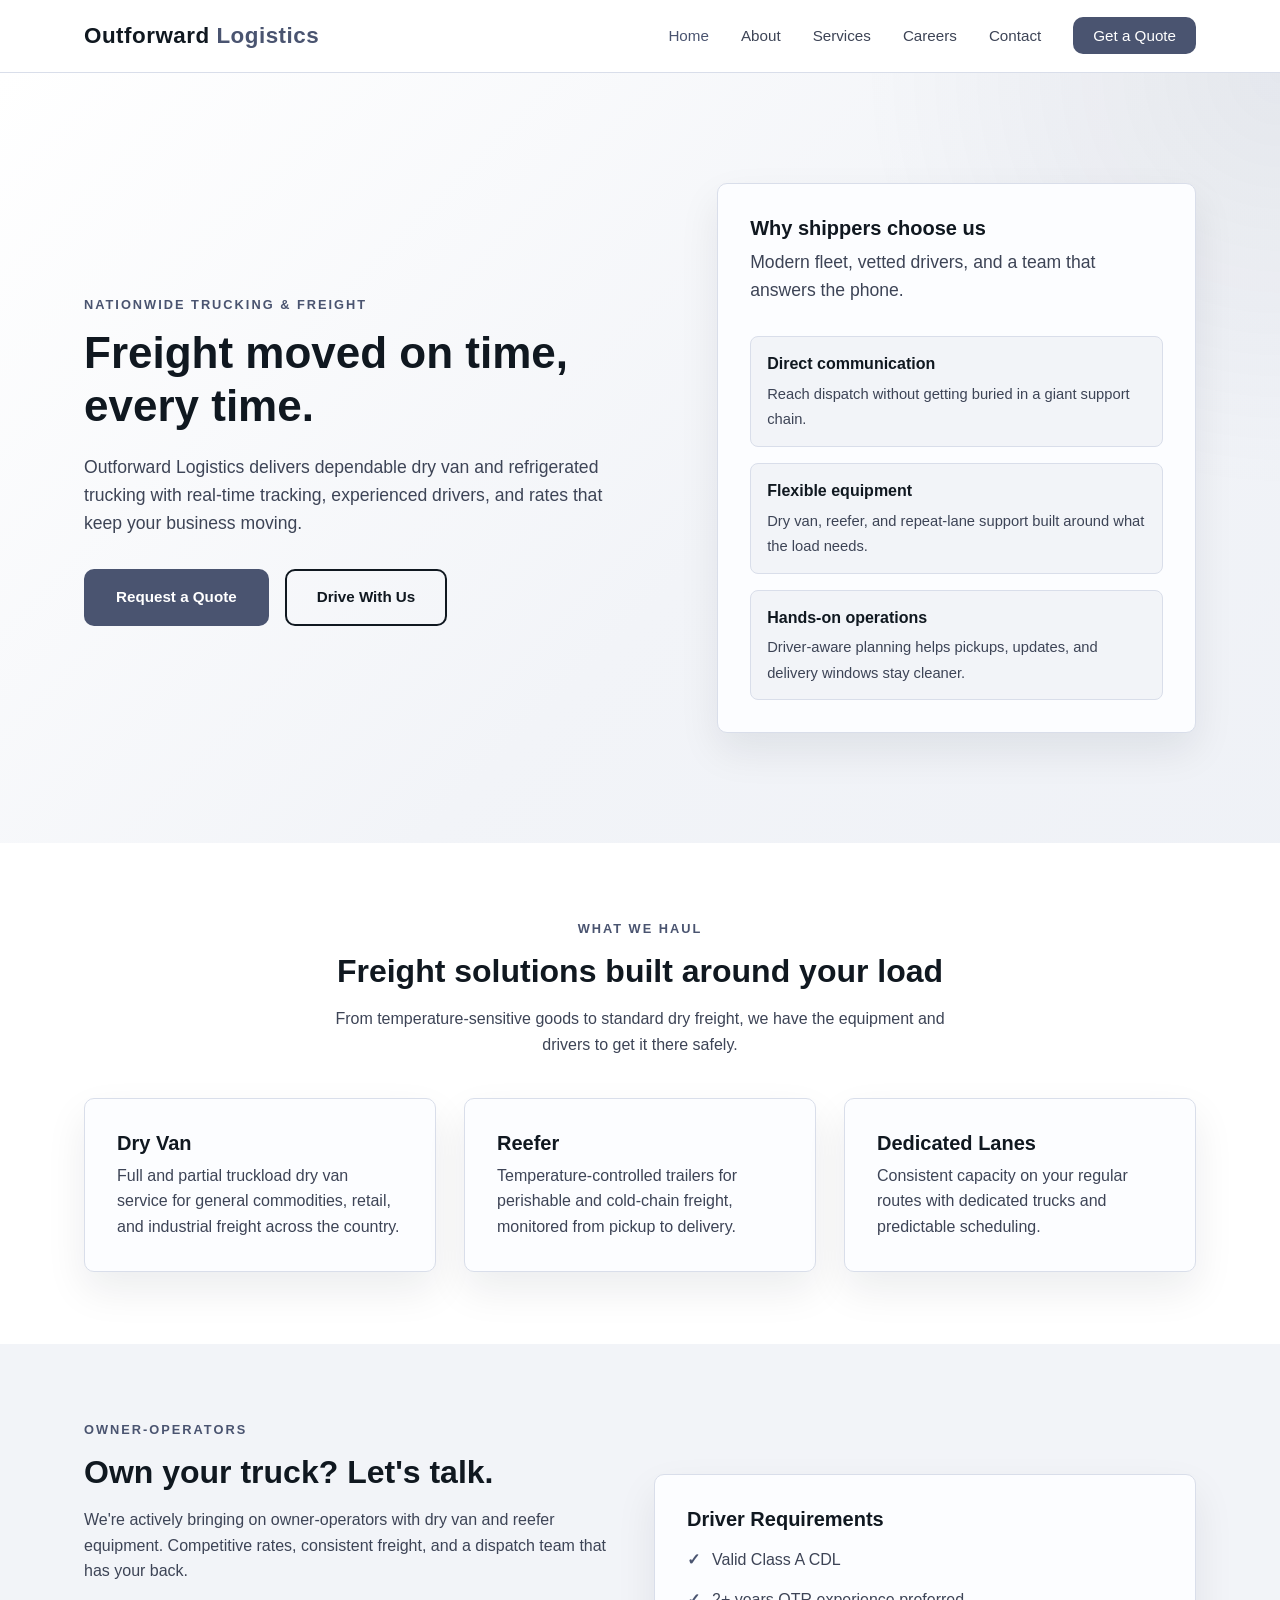
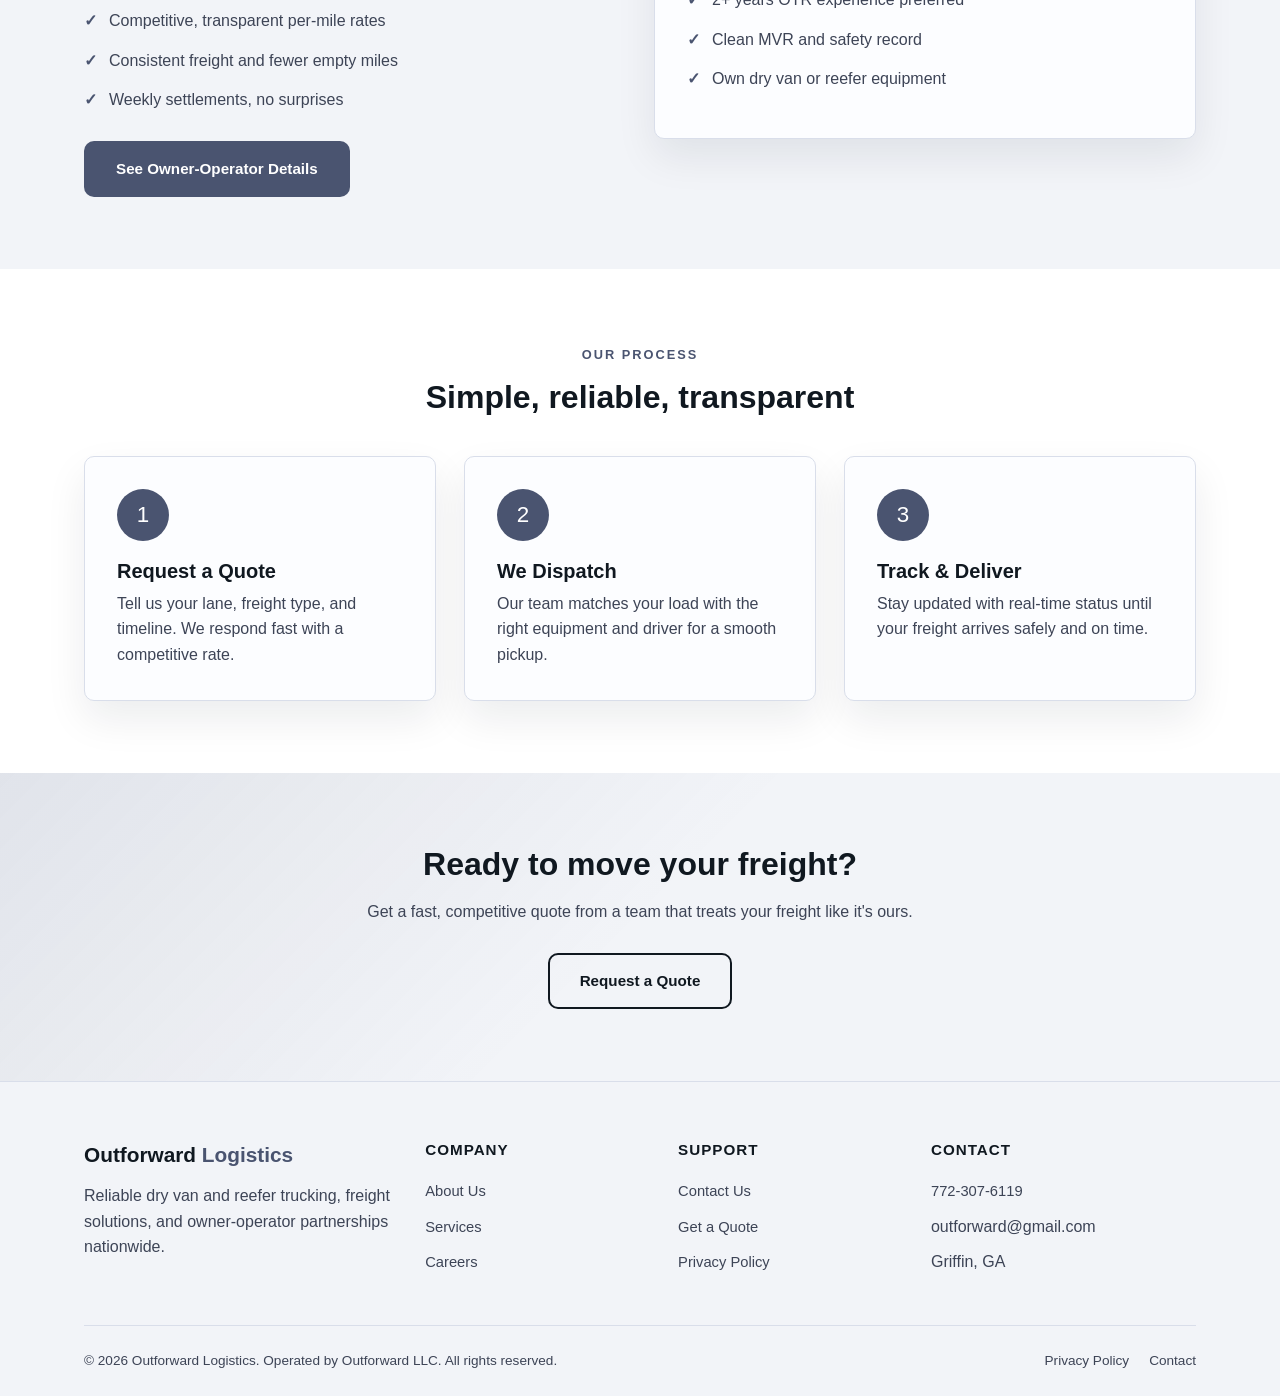
<file: index.html>
<!DOCTYPE html>
<html lang="en">
<head>
<meta charset="UTF-8" />
<meta name="viewport" content="width=device-width, initial-scale=1.0" />
<title>Outforward Logistics | Reliable Trucking &amp; Logistics</title>
<meta name="description" content="Outforward Logistics provides dependable dry van and reefer trucking, freight solutions, and owner-operator partnerships nationwide." />
<link rel="stylesheet" href="styles.css" />
<link rel="canonical" href="https://outfwd.com/" />
</head>
<body>

<header class="site-header">
  <nav class="nav">
    <a href="index.html" class="nav-logo">Outforward <span>Logistics</span></a>
    <ul class="nav-links" id="site-nav">
      <li><a href="index.html" class="active">Home</a></li>
      <li><a href="about.html">About</a></li>
      <li><a href="services.html">Services</a></li>
      <li><a href="careers.html">Careers</a></li>
      <li><a href="contact.html">Contact</a></li>
      <li><a href="contact.html#quote" class="nav-cta">Get a Quote</a></li>
    </ul>
    <button class="nav-toggle" aria-label="Toggle menu" aria-expanded="false" aria-controls="site-nav">
      <span></span><span></span><span></span>
    </button>
  </nav>
</header>

<main>

  <section class="hero">
    <div class="container">
      <div>
        <span class="eyebrow">Nationwide Trucking &amp; Freight</span>
        <h1>Freight moved on time, every time.</h1>
        <p>Outforward Logistics delivers dependable dry van and refrigerated trucking with real-time tracking, experienced drivers, and rates that keep your business moving.</p>
        <div class="hero-actions">
          <a href="contact.html#quote" class="btn btn-primary">Request a Quote</a>
          <a href="careers.html" class="btn btn-outline">Drive With Us</a>
        </div>
      </div>
      <div class="hero-panel">
        <h3>Why shippers choose us</h3>
        <p>Modern fleet, vetted drivers, and a team that answers the phone.</p>
        <div class="hero-points">
          <div class="hero-point">
            <strong>Direct communication</strong>
            <span>Reach dispatch without getting buried in a giant support chain.</span>
          </div>
          <div class="hero-point">
            <strong>Flexible equipment</strong>
            <span>Dry van, reefer, and repeat-lane support built around what the load needs.</span>
          </div>
          <div class="hero-point">
            <strong>Hands-on operations</strong>
            <span>Driver-aware planning helps pickups, updates, and delivery windows stay cleaner.</span>
          </div>
        </div>
      </div>
    </div>
  </section>

  <section class="section-alt">
    <div class="container">
      <div class="section-head">
        <span class="eyebrow">What We Haul</span>
        <h2>Freight solutions built around your load</h2>
        <p>From temperature-sensitive goods to standard dry freight, we have the equipment and drivers to get it there safely.</p>
      </div>
      <div class="grid-3">
        <div class="card">
          <h3>Dry Van</h3>
          <p>Full and partial truckload dry van service for general commodities, retail, and industrial freight across the country.</p>
        </div>
        <div class="card">
          <h3>Reefer</h3>
          <p>Temperature-controlled trailers for perishable and cold-chain freight, monitored from pickup to delivery.</p>
        </div>
        <div class="card">
          <h3>Dedicated Lanes</h3>
          <p>Consistent capacity on your regular routes with dedicated trucks and predictable scheduling.</p>
        </div>
      </div>
    </div>
  </section>

  <section class="section-dark">
    <div class="container">
      <div class="grid-2 no-top-margin align-center">
        <div>
          <span class="eyebrow">Owner-Operators</span>
          <h2>Own your truck? Let's talk.</h2>
          <p>We're actively bringing on owner-operators with dry van and reefer equipment. Competitive rates, consistent freight, and a dispatch team that has your back.</p>
          <ul class="check-list mt-24">
            <li>Competitive, transparent per-mile rates</li>
            <li>Consistent freight and fewer empty miles</li>
            <li>Weekly settlements, no surprises</li>
          </ul>
          <div class="hero-actions mt-28">
            <a href="careers.html" class="btn btn-primary">See Owner-Operator Details</a>
          </div>
        </div>
        <div class="hero-panel">
          <h3>Driver Requirements</h3>
          <ul class="check-list mt-16">
            <li>Valid Class A CDL</li>
            <li>2+ years OTR experience preferred</li>
            <li>Clean MVR and safety record</li>
            <li>Own dry van or reefer equipment</li>
          </ul>
        </div>
      </div>
    </div>
  </section>

  <section class="section-alt">
    <div class="container">
      <div class="section-head">
        <span class="eyebrow">Our Process</span>
        <h2>Simple, reliable, transparent</h2>
      </div>
      <div class="grid-3">
        <div class="card">
          <div class="card-icon">1</div>
          <h3>Request a Quote</h3>
          <p>Tell us your lane, freight type, and timeline. We respond fast with a competitive rate.</p>
        </div>
        <div class="card">
          <div class="card-icon">2</div>
          <h3>We Dispatch</h3>
          <p>Our team matches your load with the right equipment and driver for a smooth pickup.</p>
        </div>
        <div class="card">
          <div class="card-icon">3</div>
          <h3>Track &amp; Deliver</h3>
          <p>Stay updated with real-time status until your freight arrives safely and on time.</p>
        </div>
      </div>
    </div>
  </section>

  <section class="cta-band">
    <div class="container">
      <h2>Ready to move your freight?</h2>
      <p>Get a fast, competitive quote from a team that treats your freight like it's ours.</p>
      <a href="contact.html#quote" class="btn btn-outline">Request a Quote</a>
    </div>
  </section>

</main>

<footer class="site-footer">
  <div class="container">
    <div class="footer-grid">
      <div>
        <a href="index.html" class="footer-logo">Outforward <span>Logistics</span></a>
        <p>Reliable dry van and reefer trucking, freight solutions, and owner-operator partnerships nationwide.</p>
      </div>
      <div class="footer-col">
        <h4>Company</h4>
        <ul>
          <li><a href="about.html">About Us</a></li>
          <li><a href="services.html">Services</a></li>
          <li><a href="careers.html">Careers</a></li>
        </ul>
      </div>
      <div class="footer-col">
        <h4>Support</h4>
        <ul>
          <li><a href="contact.html">Contact Us</a></li>
          <li><a href="contact.html#quote">Get a Quote</a></li>
          <li><a href="privacy-policy.html">Privacy Policy</a></li>
        </ul>
      </div>
      <div class="footer-col">
        <h4>Contact</h4>
        <ul>
          <li><a href="tel:+17723076119">772-307-6119</a></li>
          <li>outforward@gmail.com</li>
          <li>Griffin, GA</li>
        </ul>
      </div>
    </div>
    <div class="footer-bottom">
      <p>&copy; <span id="year"></span> Outforward Logistics. Operated by Outforward LLC. All rights reserved.</p>
      <div class="footer-legal">
        <a href="privacy-policy.html">Privacy Policy</a>
        <a href="contact.html">Contact</a>
      </div>
    </div>
  </div>
</footer>

<script src="main.js"></script>
</body>
</html>
</file>
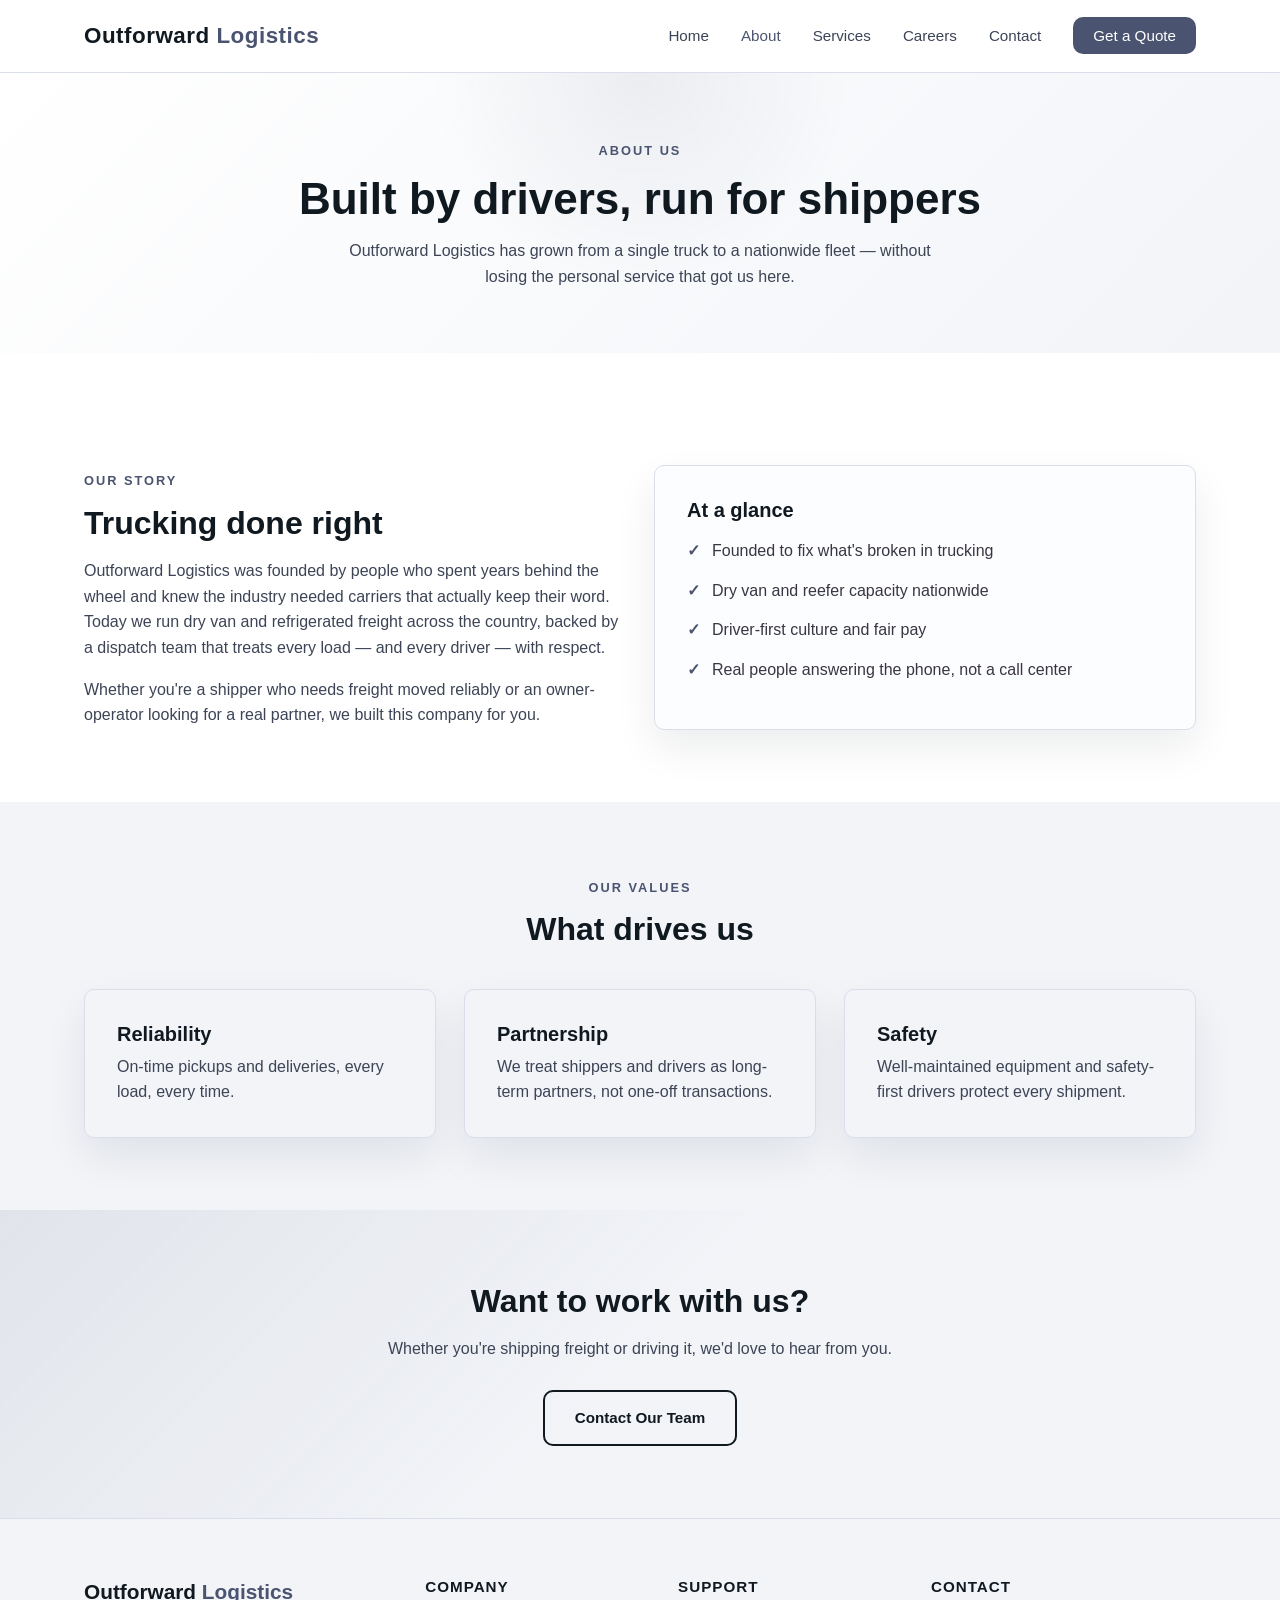
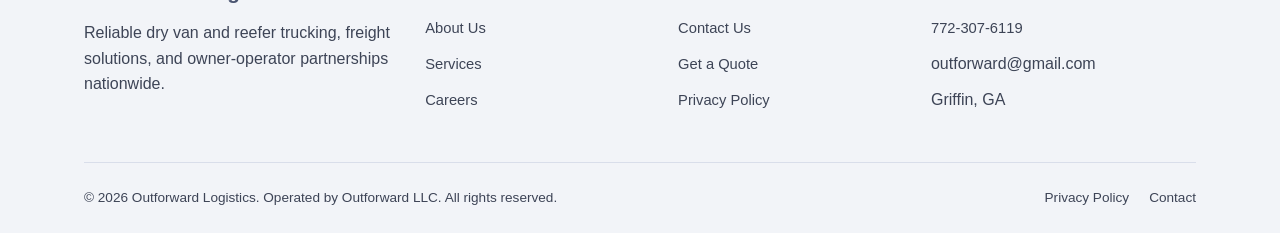
<file: about.html>
<!DOCTYPE html>
<html lang="en">
<head>
<meta charset="UTF-8" />
<meta name="viewport" content="width=device-width, initial-scale=1.0" />
<title>About Us | Outforward Logistics</title>
<meta name="description" content="Learn about Outforward Logistics — our mission, our fleet, and the team behind our nationwide trucking and logistics services." />
<link rel="stylesheet" href="styles.css" />
<link rel="canonical" href="https://outfwd.com/about.html" />
</head>
<body>

<header class="site-header">
  <nav class="nav">
    <a href="index.html" class="nav-logo">Outforward <span>Logistics</span></a>
    <ul class="nav-links" id="site-nav">
      <li><a href="index.html">Home</a></li>
      <li><a href="about.html" class="active">About</a></li>
      <li><a href="services.html">Services</a></li>
      <li><a href="careers.html">Careers</a></li>
      <li><a href="contact.html">Contact</a></li>
      <li><a href="contact.html#quote" class="nav-cta">Get a Quote</a></li>
    </ul>
    <button class="nav-toggle" aria-label="Toggle menu" aria-expanded="false" aria-controls="site-nav">
      <span></span><span></span><span></span>
    </button>
  </nav>
</header>

<main>

  <section class="page-hero">
    <div class="container">
      <span class="eyebrow">About Us</span>
      <h1>Built by drivers, run for shippers</h1>
      <p>Outforward Logistics has grown from a single truck to a nationwide fleet — without losing the personal service that got us here.</p>
    </div>
  </section>

  <section class="section-alt">
    <div class="container">
      <div class="grid-2 align-center">
        <div>
          <span class="eyebrow">Our Story</span>
          <h2>Trucking done right</h2>
          <p>Outforward Logistics was founded by people who spent years behind the wheel and knew the industry needed carriers that actually keep their word. Today we run dry van and refrigerated freight across the country, backed by a dispatch team that treats every load — and every driver — with respect.</p>
          <p class="mt-16">Whether you're a shipper who needs freight moved reliably or an owner-operator looking for a real partner, we built this company for you.</p>
        </div>
        <div class="hero-panel surface-panel">
          <h3>At a glance</h3>
          <ul class="check-list mt-16">
            <li>Founded to fix what's broken in trucking</li>
            <li>Dry van and reefer capacity nationwide</li>
            <li>Driver-first culture and fair pay</li>
            <li>Real people answering the phone, not a call center</li>
          </ul>
        </div>
      </div>
    </div>
  </section>

  <section class="section-dark">
    <div class="container">
      <div class="section-head">
        <span class="eyebrow">Our Values</span>
        <h2>What drives us</h2>
      </div>
      <div class="grid-3">
        <div class="card surface-card">
          <h3>Reliability</h3>
          <p>On-time pickups and deliveries, every load, every time.</p>
        </div>
        <div class="card surface-card">
          <h3>Partnership</h3>
          <p>We treat shippers and drivers as long-term partners, not one-off transactions.</p>
        </div>
        <div class="card surface-card">
          <h3>Safety</h3>
          <p>Well-maintained equipment and safety-first drivers protect every shipment.</p>
        </div>
      </div>
    </div>
  </section>

  <section class="cta-band">
    <div class="container">
      <h2>Want to work with us?</h2>
      <p>Whether you're shipping freight or driving it, we'd love to hear from you.</p>
      <a href="contact.html" class="btn btn-outline">Contact Our Team</a>
    </div>
  </section>

</main>

<footer class="site-footer">
  <div class="container">
    <div class="footer-grid">
      <div>
        <a href="index.html" class="footer-logo">Outforward <span>Logistics</span></a>
        <p>Reliable dry van and reefer trucking, freight solutions, and owner-operator partnerships nationwide.</p>
      </div>
      <div class="footer-col">
        <h4>Company</h4>
        <ul>
          <li><a href="about.html">About Us</a></li>
          <li><a href="services.html">Services</a></li>
          <li><a href="careers.html">Careers</a></li>
        </ul>
      </div>
      <div class="footer-col">
        <h4>Support</h4>
        <ul>
          <li><a href="contact.html">Contact Us</a></li>
          <li><a href="contact.html#quote">Get a Quote</a></li>
          <li><a href="privacy-policy.html">Privacy Policy</a></li>
        </ul>
      </div>
      <div class="footer-col">
        <h4>Contact</h4>
        <ul>
          <li><a href="tel:+17723076119">772-307-6119</a></li>
          <li>outforward@gmail.com</li>
          <li>Griffin, GA</li>
        </ul>
      </div>
    </div>
    <div class="footer-bottom">
      <p>&copy; <span id="year"></span> Outforward Logistics. Operated by Outforward LLC. All rights reserved.</p>
      <div class="footer-legal">
        <a href="privacy-policy.html">Privacy Policy</a>
        <a href="contact.html">Contact</a>
      </div>
    </div>
  </div>
</footer>

<script src="main.js"></script>
</body>
</html>
</file>
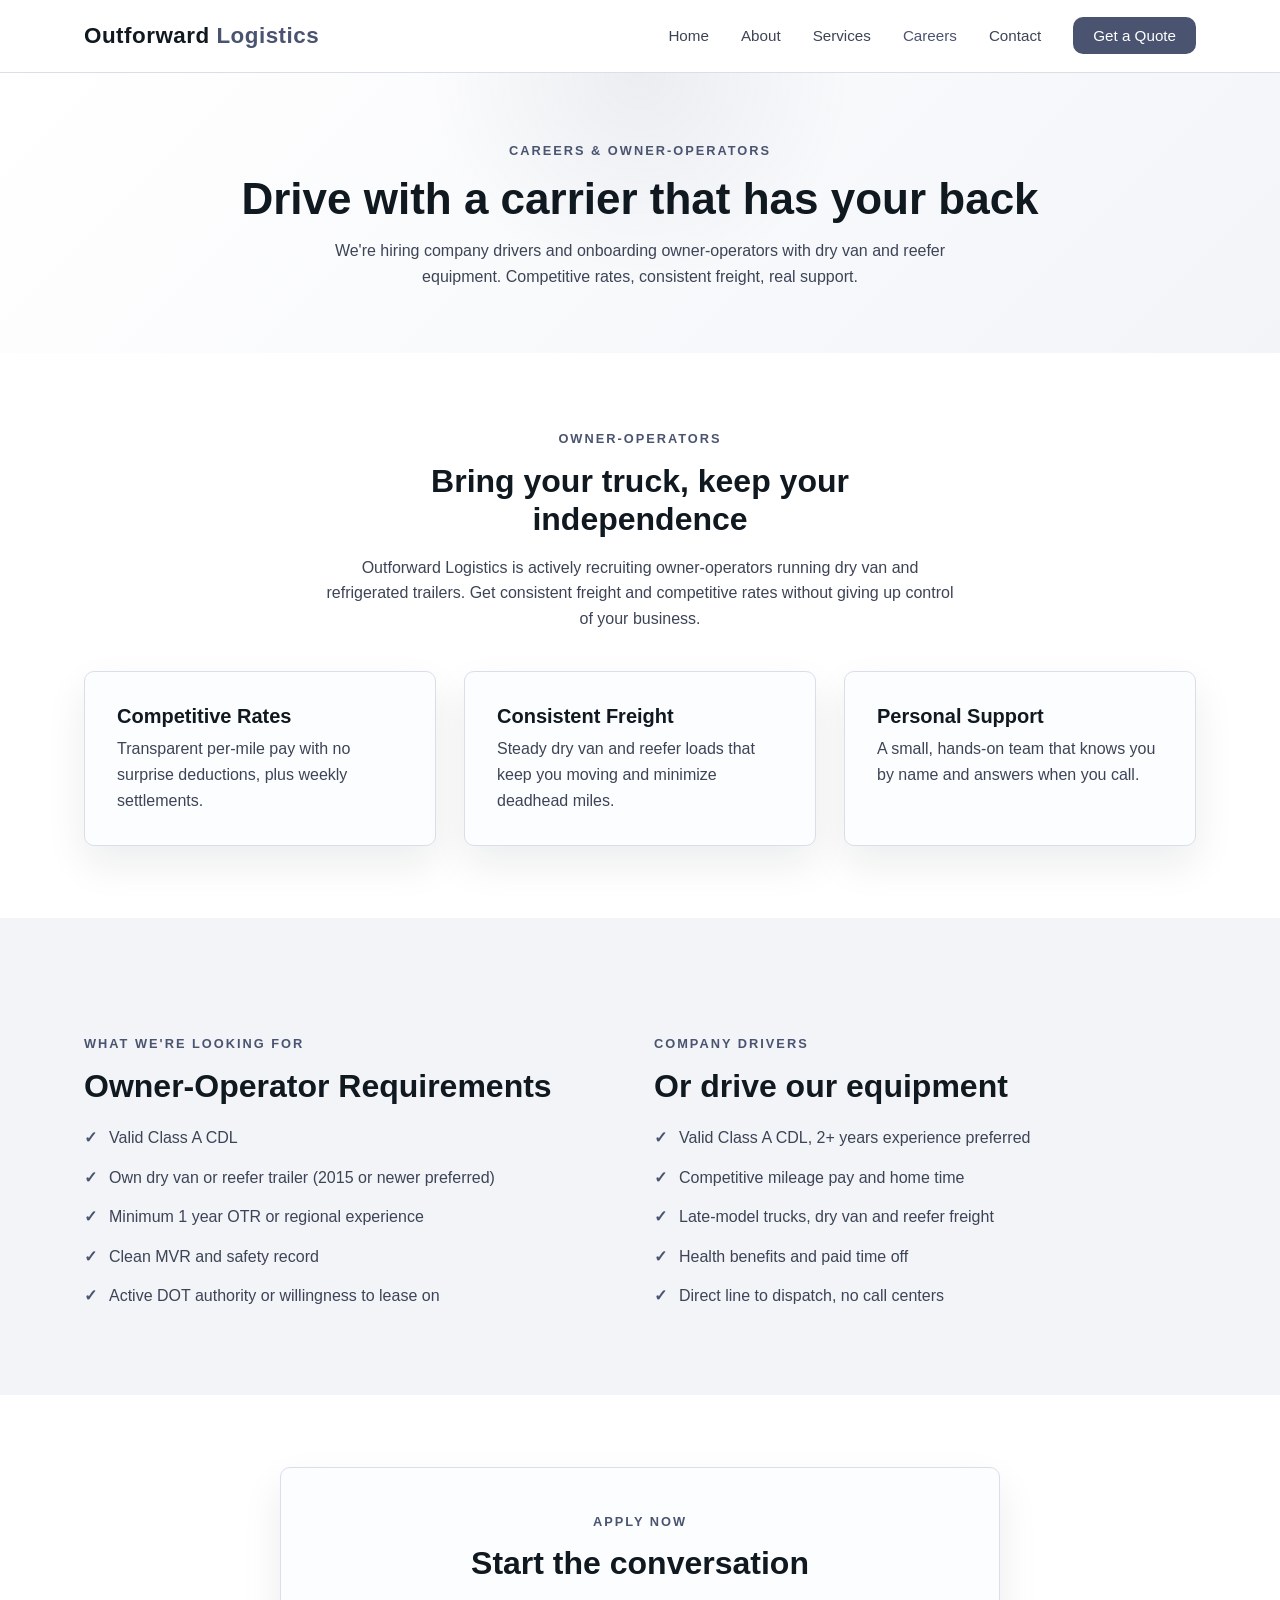
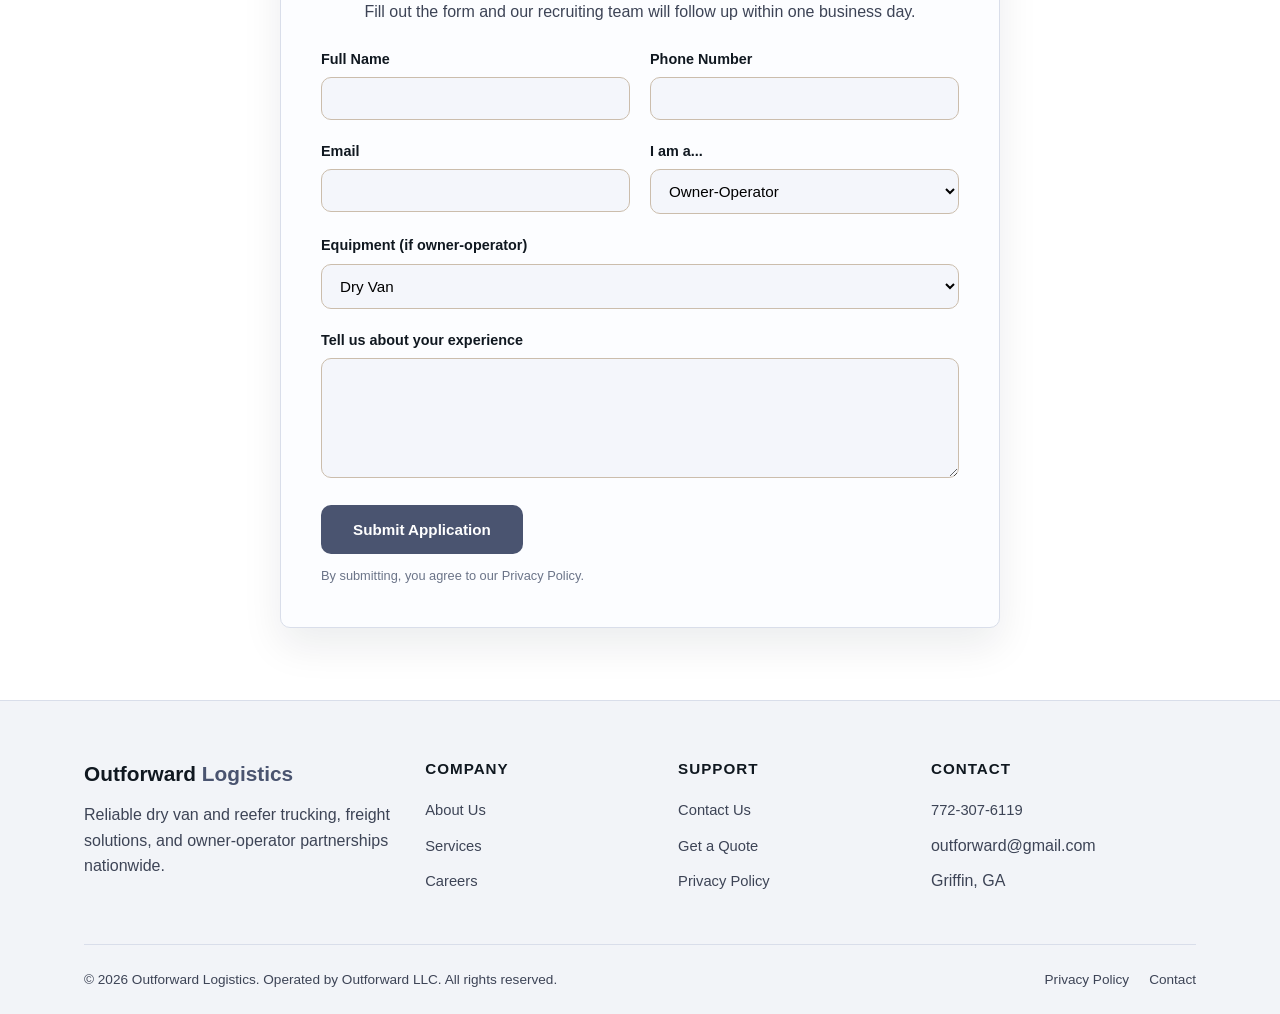
<file: careers.html>
<!DOCTYPE html>
<html lang="en">
<head>
<meta charset="UTF-8" />
<meta name="viewport" content="width=device-width, initial-scale=1.0" />
<title>Careers &amp; Owner-Operators | Outforward Logistics</title>
<meta name="description" content="Drive for Outforward Logistics or join as an owner-operator. Competitive rates, consistent dry van and reefer freight, and a dispatch team that has your back." />
<link rel="stylesheet" href="styles.css" />
<link rel="canonical" href="https://outfwd.com/careers.html" />
</head>
<body>

<header class="site-header">
  <nav class="nav">
    <a href="index.html" class="nav-logo">Outforward <span>Logistics</span></a>
    <ul class="nav-links" id="site-nav">
      <li><a href="index.html">Home</a></li>
      <li><a href="about.html">About</a></li>
      <li><a href="services.html">Services</a></li>
      <li><a href="careers.html" class="active">Careers</a></li>
      <li><a href="contact.html">Contact</a></li>
      <li><a href="contact.html#quote" class="nav-cta">Get a Quote</a></li>
    </ul>
    <button class="nav-toggle" aria-label="Toggle menu" aria-expanded="false" aria-controls="site-nav">
      <span></span><span></span><span></span>
    </button>
  </nav>
</header>

<main>

  <section class="page-hero">
    <div class="container">
      <span class="eyebrow">Careers &amp; Owner-Operators</span>
      <h1>Drive with a carrier that has your back</h1>
      <p>We're hiring company drivers and onboarding owner-operators with dry van and reefer equipment. Competitive rates, consistent freight, real support.</p>
    </div>
  </section>

  <section class="section-alt">
    <div class="container">
      <div class="section-head">
        <span class="eyebrow">Owner-Operators</span>
        <h2>Bring your truck, keep your independence</h2>
        <p>Outforward Logistics is actively recruiting owner-operators running dry van and refrigerated trailers. Get consistent freight and competitive rates without giving up control of your business.</p>
      </div>
      <div class="grid-3">
        <div class="card">
          <h3>Competitive Rates</h3>
          <p>Transparent per-mile pay with no surprise deductions, plus weekly settlements.</p>
        </div>
        <div class="card">
          <h3>Consistent Freight</h3>
          <p>Steady dry van and reefer loads that keep you moving and minimize deadhead miles.</p>
        </div>
        <div class="card">
          <h3>Personal Support</h3>
          <p>A small, hands-on team that knows you by name and answers when you call.</p>
        </div>
      </div>
    </div>
  </section>

  <section class="section-dark">
    <div class="container">
      <div class="grid-2 align-center">
        <div>
          <span class="eyebrow">What We're Looking For</span>
          <h2>Owner-Operator Requirements</h2>
          <ul class="check-list mt-20">
            <li>Valid Class A CDL</li>
            <li>Own dry van or reefer trailer (2015 or newer preferred)</li>
            <li>Minimum 1 year OTR or regional experience</li>
            <li>Clean MVR and safety record</li>
            <li>Active DOT authority or willingness to lease on</li>
          </ul>
        </div>
        <div>
          <span class="eyebrow">Company Drivers</span>
          <h2>Or drive our equipment</h2>
          <ul class="check-list mt-20">
            <li>Valid Class A CDL, 2+ years experience preferred</li>
            <li>Competitive mileage pay and home time</li>
            <li>Late-model trucks, dry van and reefer freight</li>
            <li>Health benefits and paid time off</li>
            <li>Direct line to dispatch, no call centers</li>
          </ul>
        </div>
      </div>
    </div>
  </section>

  <section class="section-alt">
    <div class="container form-wrap">
      <div class="text-center mb-24">
        <span class="eyebrow">Apply Now</span>
        <h2>Start the conversation</h2>
        <p>Fill out the form and our recruiting team will follow up within one business day.</p>
      </div>
      <form data-form action="mailto:outforward@gmail.com" method="POST" enctype="text/plain">
        <input type="hidden" name="subject" value="New driver application — Outforward Logistics website" />
        <div class="form-row">
          <div class="form-group">
            <label for="c-name">Full Name</label>
            <input type="text" id="c-name" name="name" required />
          </div>
          <div class="form-group">
            <label for="c-phone">Phone Number</label>
            <input type="tel" id="c-phone" name="phone" required />
          </div>
        </div>
        <div class="form-row">
          <div class="form-group">
            <label for="c-email">Email</label>
            <input type="email" id="c-email" name="email" required />
          </div>
          <div class="form-group">
            <label for="c-type">I am a...</label>
            <select id="c-type" name="applicant-type">
              <option value="owner-operator">Owner-Operator</option>
              <option value="company-driver">Company Driver</option>
            </select>
          </div>
        </div>
        <div class="form-group">
          <label for="c-equipment">Equipment (if owner-operator)</label>
          <select id="c-equipment" name="equipment">
            <option value="dry-van">Dry Van</option>
            <option value="reefer">Reefer</option>
            <option value="both">Both</option>
            <option value="none">N/A</option>
          </select>
        </div>
        <div class="form-group">
          <label for="c-message">Tell us about your experience</label>
          <textarea id="c-message" name="message"></textarea>
        </div>
        <button type="submit" class="btn btn-primary">Submit Application</button>
        <p class="form-status"></p>
        <p class="form-note">By submitting, you agree to our <a href="privacy-policy.html">Privacy Policy</a>.</p>
      </form>
    </div>
  </section>

</main>

<footer class="site-footer">
  <div class="container">
    <div class="footer-grid">
      <div>
        <a href="index.html" class="footer-logo">Outforward <span>Logistics</span></a>
        <p>Reliable dry van and reefer trucking, freight solutions, and owner-operator partnerships nationwide.</p>
      </div>
      <div class="footer-col">
        <h4>Company</h4>
        <ul>
          <li><a href="about.html">About Us</a></li>
          <li><a href="services.html">Services</a></li>
          <li><a href="careers.html">Careers</a></li>
        </ul>
      </div>
      <div class="footer-col">
        <h4>Support</h4>
        <ul>
          <li><a href="contact.html">Contact Us</a></li>
          <li><a href="contact.html#quote">Get a Quote</a></li>
          <li><a href="privacy-policy.html">Privacy Policy</a></li>
        </ul>
      </div>
      <div class="footer-col">
        <h4>Contact</h4>
        <ul>
          <li><a href="tel:+17723076119">772-307-6119</a></li>
          <li>outforward@gmail.com</li>
          <li>Griffin, GA</li>
        </ul>
      </div>
    </div>
    <div class="footer-bottom">
      <p>&copy; <span id="year"></span> Outforward Logistics. Operated by Outforward LLC. All rights reserved.</p>
      <div class="footer-legal">
        <a href="privacy-policy.html">Privacy Policy</a>
        <a href="contact.html">Contact</a>
      </div>
    </div>
  </div>
</footer>

<script src="main.js"></script>
</body>
</html>
</file>
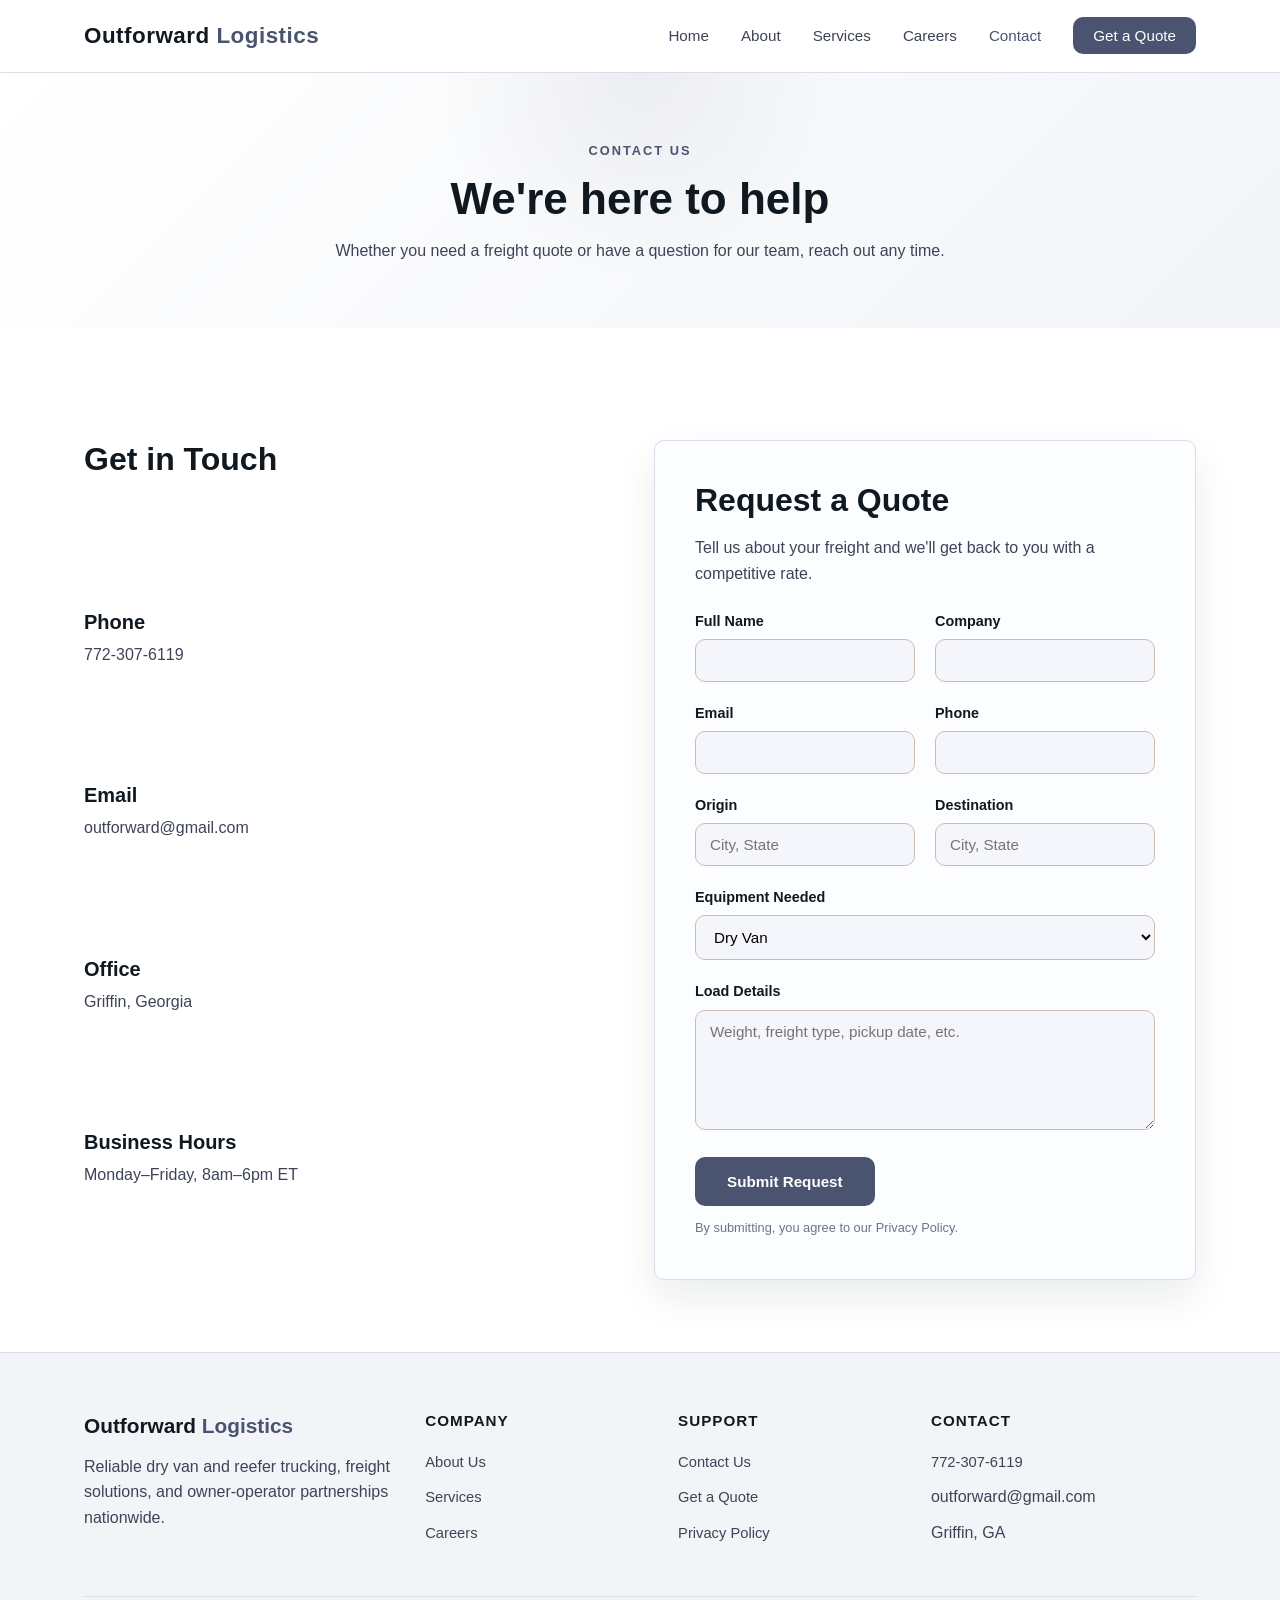
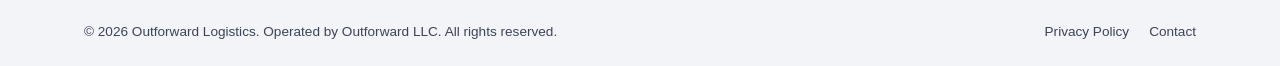
<file: contact.html>
<!DOCTYPE html>
<html lang="en">
<head>
<meta charset="UTF-8" />
<meta name="viewport" content="width=device-width, initial-scale=1.0" />
<title>Contact &amp; Get a Quote | Outforward Logistics</title>
<meta name="description" content="Contact Outforward Logistics for a freight quote, dispatch support, or general inquiries." />
<link rel="stylesheet" href="styles.css" />
<link rel="canonical" href="https://outfwd.com/contact.html" />
</head>
<body>

<header class="site-header">
  <nav class="nav">
    <a href="index.html" class="nav-logo">Outforward <span>Logistics</span></a>
    <ul class="nav-links" id="site-nav">
      <li><a href="index.html">Home</a></li>
      <li><a href="about.html">About</a></li>
      <li><a href="services.html">Services</a></li>
      <li><a href="careers.html">Careers</a></li>
      <li><a href="contact.html" class="active">Contact</a></li>
      <li><a href="contact.html#quote" class="nav-cta">Get a Quote</a></li>
    </ul>
    <button class="nav-toggle" aria-label="Toggle menu" aria-expanded="false" aria-controls="site-nav">
      <span></span><span></span><span></span>
    </button>
  </nav>
</header>

<main>

  <section class="page-hero">
    <div class="container">
      <span class="eyebrow">Contact Us</span>
      <h1>We're here to help</h1>
      <p>Whether you need a freight quote or have a question for our team, reach out any time.</p>
    </div>
  </section>

  <section class="section-alt">
    <div class="container">
      <div class="grid-2">
        <div class="contact-info">
          <h2>Get in Touch</h2>
          <div class="contact-item">
            <div>
              <h3>Phone</h3>
              <p><a href="tel:+17723076119">772-307-6119</a></p>
            </div>
          </div>
          <div class="contact-item">
            <div>
              <h3>Email</h3>
              <p>outforward@gmail.com</p>
            </div>
          </div>
          <div class="contact-item">
            <div>
              <h3>Office</h3>
              <p>Griffin, Georgia</p>
            </div>
          </div>
          <div class="contact-item">
            <div>
              <h3>Business Hours</h3>
              <p>Monday&ndash;Friday, 8am&ndash;6pm ET</p>
            </div>
          </div>
        </div>

        <div id="quote" class="form-wrap">
          <h2>Request a Quote</h2>
          <p class="mb-24">Tell us about your freight and we'll get back to you with a competitive rate.</p>
          <form data-form action="mailto:outforward@gmail.com" method="POST" enctype="text/plain">
            <input type="hidden" name="subject" value="New quote request — Outforward Logistics website" />
            <div class="form-row">
              <div class="form-group">
                <label for="q-name">Full Name</label>
                <input type="text" id="q-name" name="name" required />
              </div>
              <div class="form-group">
                <label for="q-company">Company</label>
                <input type="text" id="q-company" name="company" />
              </div>
            </div>
            <div class="form-row">
              <div class="form-group">
                <label for="q-email">Email</label>
                <input type="email" id="q-email" name="email" required />
              </div>
              <div class="form-group">
                <label for="q-phone">Phone</label>
                <input type="tel" id="q-phone" name="phone" required />
              </div>
            </div>
            <div class="form-row">
              <div class="form-group">
                <label for="q-origin">Origin</label>
                <input type="text" id="q-origin" name="origin" placeholder="City, State" />
              </div>
              <div class="form-group">
                <label for="q-dest">Destination</label>
                <input type="text" id="q-dest" name="destination" placeholder="City, State" />
              </div>
            </div>
            <div class="form-group">
              <label for="q-equipment">Equipment Needed</label>
              <select id="q-equipment" name="equipment">
                <option value="dry-van">Dry Van</option>
                <option value="reefer">Reefer</option>
                <option value="other">Other</option>
              </select>
            </div>
            <div class="form-group">
              <label for="q-message">Load Details</label>
              <textarea id="q-message" name="message" placeholder="Weight, freight type, pickup date, etc."></textarea>
            </div>
            <button type="submit" class="btn btn-primary">Submit Request</button>
            <p class="form-status"></p>
            <p class="form-note">By submitting, you agree to our <a href="privacy-policy.html">Privacy Policy</a>.</p>
          </form>
        </div>
      </div>
    </div>
  </section>

</main>

<footer class="site-footer">
  <div class="container">
    <div class="footer-grid">
      <div>
        <a href="index.html" class="footer-logo">Outforward <span>Logistics</span></a>
        <p>Reliable dry van and reefer trucking, freight solutions, and owner-operator partnerships nationwide.</p>
      </div>
      <div class="footer-col">
        <h4>Company</h4>
        <ul>
          <li><a href="about.html">About Us</a></li>
          <li><a href="services.html">Services</a></li>
          <li><a href="careers.html">Careers</a></li>
        </ul>
      </div>
      <div class="footer-col">
        <h4>Support</h4>
        <ul>
          <li><a href="contact.html">Contact Us</a></li>
          <li><a href="contact.html#quote">Get a Quote</a></li>
          <li><a href="privacy-policy.html">Privacy Policy</a></li>
        </ul>
      </div>
      <div class="footer-col">
        <h4>Contact</h4>
        <ul>
          <li><a href="tel:+17723076119">772-307-6119</a></li>
          <li>outforward@gmail.com</li>
          <li>Griffin, GA</li>
        </ul>
      </div>
    </div>
    <div class="footer-bottom">
      <p>&copy; <span id="year"></span> Outforward Logistics. Operated by Outforward LLC. All rights reserved.</p>
      <div class="footer-legal">
        <a href="privacy-policy.html">Privacy Policy</a>
        <a href="contact.html">Contact</a>
      </div>
    </div>
  </div>
</footer>

<script src="main.js"></script>
</body>
</html>
</file>
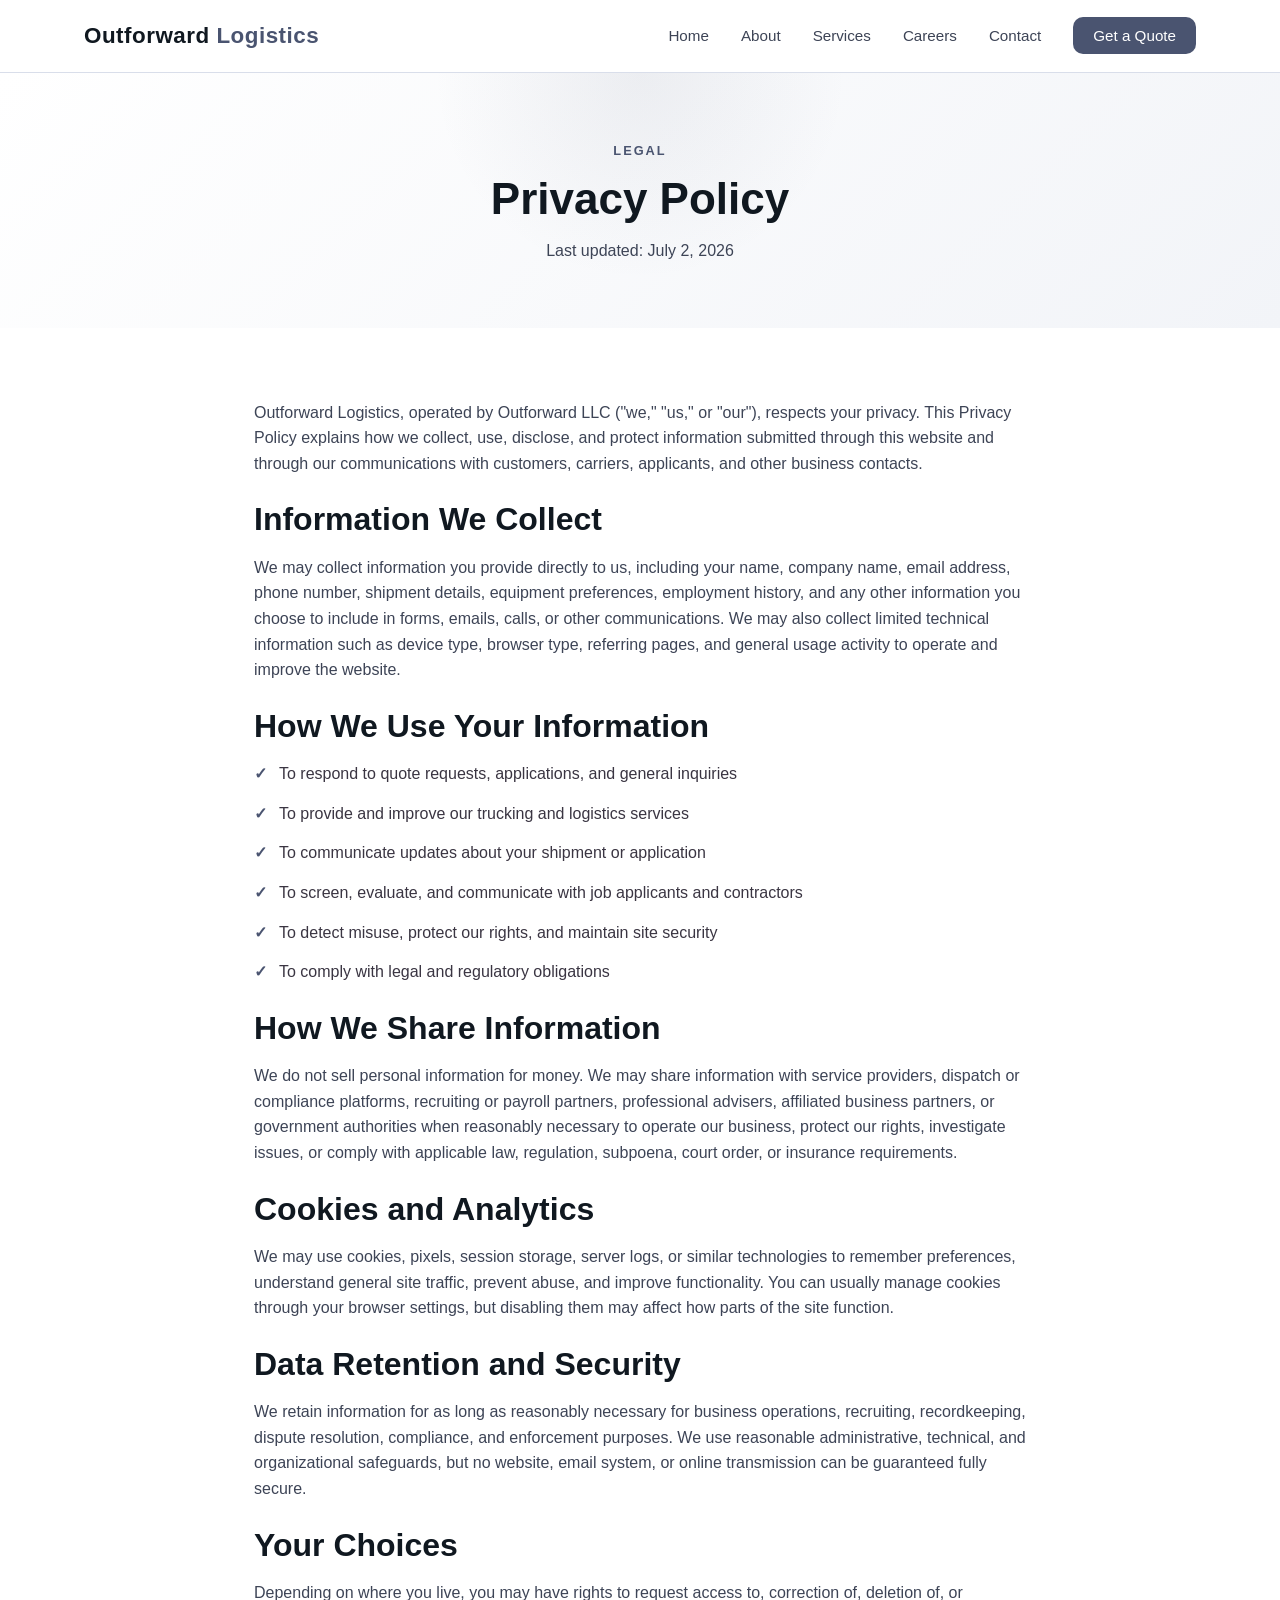
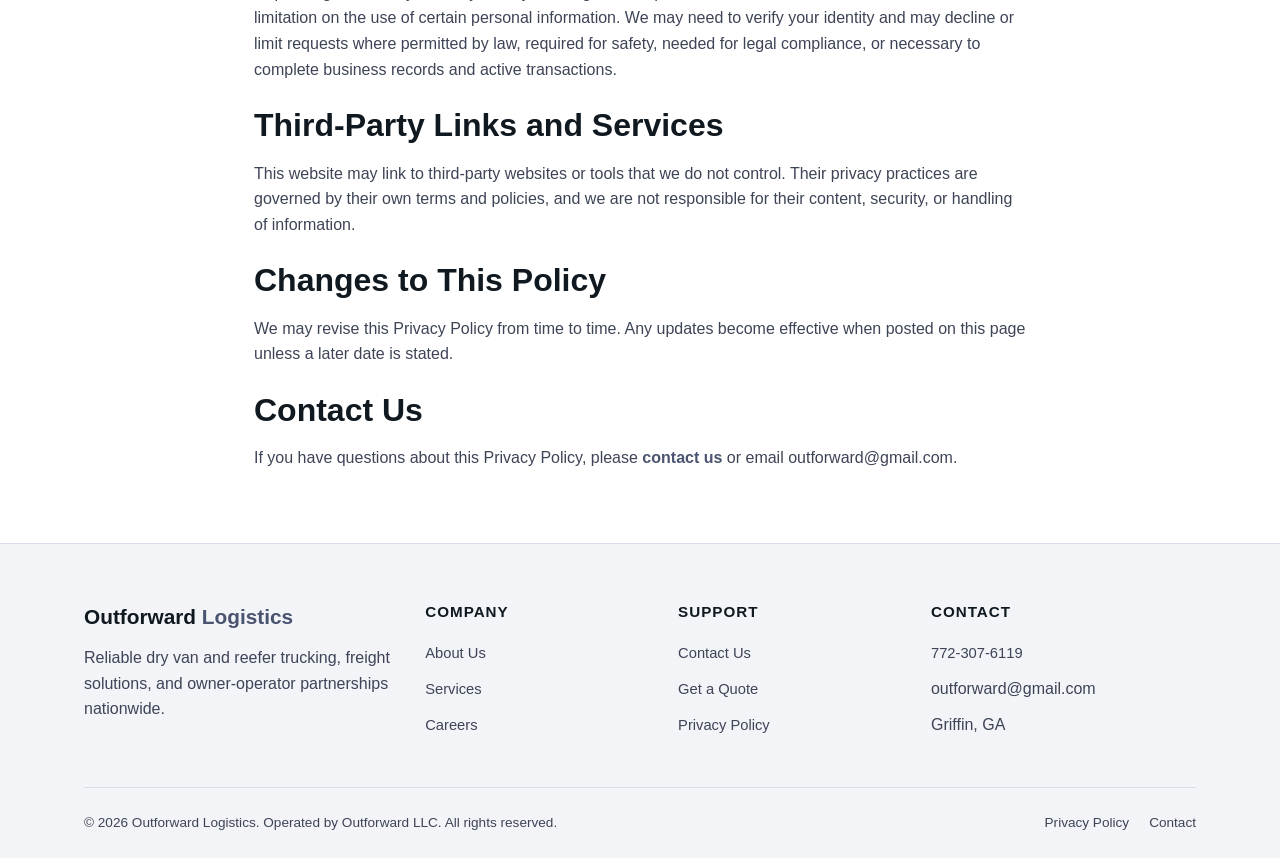
<file: privacy-policy.html>
<!DOCTYPE html>
<html lang="en">
<head>
<meta charset="UTF-8" />
<meta name="viewport" content="width=device-width, initial-scale=1.0" />
<title>Privacy Policy | Outforward Logistics</title>
<meta name="description" content="Outforward Logistics privacy policy — how we collect, use, and protect your information." />
<link rel="stylesheet" href="styles.css" />
<link rel="canonical" href="https://outfwd.com/privacy-policy.html" />
</head>
<body>

<header class="site-header">
  <nav class="nav">
    <a href="index.html" class="nav-logo">Outforward <span>Logistics</span></a>
    <ul class="nav-links" id="site-nav">
      <li><a href="index.html">Home</a></li>
      <li><a href="about.html">About</a></li>
      <li><a href="services.html">Services</a></li>
      <li><a href="careers.html">Careers</a></li>
      <li><a href="contact.html">Contact</a></li>
      <li><a href="contact.html#quote" class="nav-cta">Get a Quote</a></li>
    </ul>
    <button class="nav-toggle" aria-label="Toggle menu" aria-expanded="false" aria-controls="site-nav">
      <span></span><span></span><span></span>
    </button>
  </nav>
</header>

<main>

  <section class="page-hero">
    <div class="container">
      <span class="eyebrow">Legal</span>
      <h1>Privacy Policy</h1>
      <p>Last updated: July 2, 2026</p>
    </div>
  </section>

  <section class="section-alt">
    <div class="container content-narrow">

      <p class="mb-24">Outforward Logistics, operated by Outforward LLC ("we," "us," or "our"), respects your privacy. This Privacy Policy explains how we collect, use, disclose, and protect information submitted through this website and through our communications with customers, carriers, applicants, and other business contacts.</p>

      <h2>Information We Collect</h2>
      <p>We may collect information you provide directly to us, including your name, company name, email address, phone number, shipment details, equipment preferences, employment history, and any other information you choose to include in forms, emails, calls, or other communications. We may also collect limited technical information such as device type, browser type, referring pages, and general usage activity to operate and improve the website.</p>

      <h2 class="mt-24">How We Use Your Information</h2>
      <ul class="check-list mt-16">
        <li>To respond to quote requests, applications, and general inquiries</li>
        <li>To provide and improve our trucking and logistics services</li>
        <li>To communicate updates about your shipment or application</li>
        <li>To screen, evaluate, and communicate with job applicants and contractors</li>
        <li>To detect misuse, protect our rights, and maintain site security</li>
        <li>To comply with legal and regulatory obligations</li>
      </ul>

      <h2 class="mt-24">How We Share Information</h2>
      <p>We do not sell personal information for money. We may share information with service providers, dispatch or compliance platforms, recruiting or payroll partners, professional advisers, affiliated business partners, or government authorities when reasonably necessary to operate our business, protect our rights, investigate issues, or comply with applicable law, regulation, subpoena, court order, or insurance requirements.</p>

      <h2 class="mt-24">Cookies and Analytics</h2>
      <p>We may use cookies, pixels, session storage, server logs, or similar technologies to remember preferences, understand general site traffic, prevent abuse, and improve functionality. You can usually manage cookies through your browser settings, but disabling them may affect how parts of the site function.</p>

      <h2 class="mt-24">Data Retention and Security</h2>
      <p>We retain information for as long as reasonably necessary for business operations, recruiting, recordkeeping, dispute resolution, compliance, and enforcement purposes. We use reasonable administrative, technical, and organizational safeguards, but no website, email system, or online transmission can be guaranteed fully secure.</p>

      <h2 class="mt-24">Your Choices</h2>
      <p>Depending on where you live, you may have rights to request access to, correction of, deletion of, or limitation on the use of certain personal information. We may need to verify your identity and may decline or limit requests where permitted by law, required for safety, needed for legal compliance, or necessary to complete business records and active transactions.</p>

      <h2 class="mt-24">Third-Party Links and Services</h2>
      <p>This website may link to third-party websites or tools that we do not control. Their privacy practices are governed by their own terms and policies, and we are not responsible for their content, security, or handling of information.</p>

      <h2 class="mt-24">Changes to This Policy</h2>
      <p>We may revise this Privacy Policy from time to time. Any updates become effective when posted on this page unless a later date is stated.</p>

      <h2 class="mt-24">Contact Us</h2>
      <p>If you have questions about this Privacy Policy, please <a href="contact.html" class="policy-link">contact us</a> or email outforward@gmail.com.</p>

    </div>
  </section>

</main>

<footer class="site-footer">
  <div class="container">
    <div class="footer-grid">
      <div>
        <a href="index.html" class="footer-logo">Outforward <span>Logistics</span></a>
        <p>Reliable dry van and reefer trucking, freight solutions, and owner-operator partnerships nationwide.</p>
      </div>
      <div class="footer-col">
        <h4>Company</h4>
        <ul>
          <li><a href="about.html">About Us</a></li>
          <li><a href="services.html">Services</a></li>
          <li><a href="careers.html">Careers</a></li>
        </ul>
      </div>
      <div class="footer-col">
        <h4>Support</h4>
        <ul>
          <li><a href="contact.html">Contact Us</a></li>
          <li><a href="contact.html#quote">Get a Quote</a></li>
          <li><a href="privacy-policy.html">Privacy Policy</a></li>
        </ul>
      </div>
      <div class="footer-col">
        <h4>Contact</h4>
        <ul>
          <li><a href="tel:+17723076119">772-307-6119</a></li>
          <li>outforward@gmail.com</li>
          <li>Griffin, GA</li>
        </ul>
      </div>
    </div>
    <div class="footer-bottom">
      <p>&copy; <span id="year"></span> Outforward Logistics. Operated by Outforward LLC. All rights reserved.</p>
      <div class="footer-legal">
        <a href="privacy-policy.html">Privacy Policy</a>
        <a href="contact.html">Contact</a>
      </div>
    </div>
  </div>
</footer>

<script src="main.js"></script>
</body>
</html>
</file>
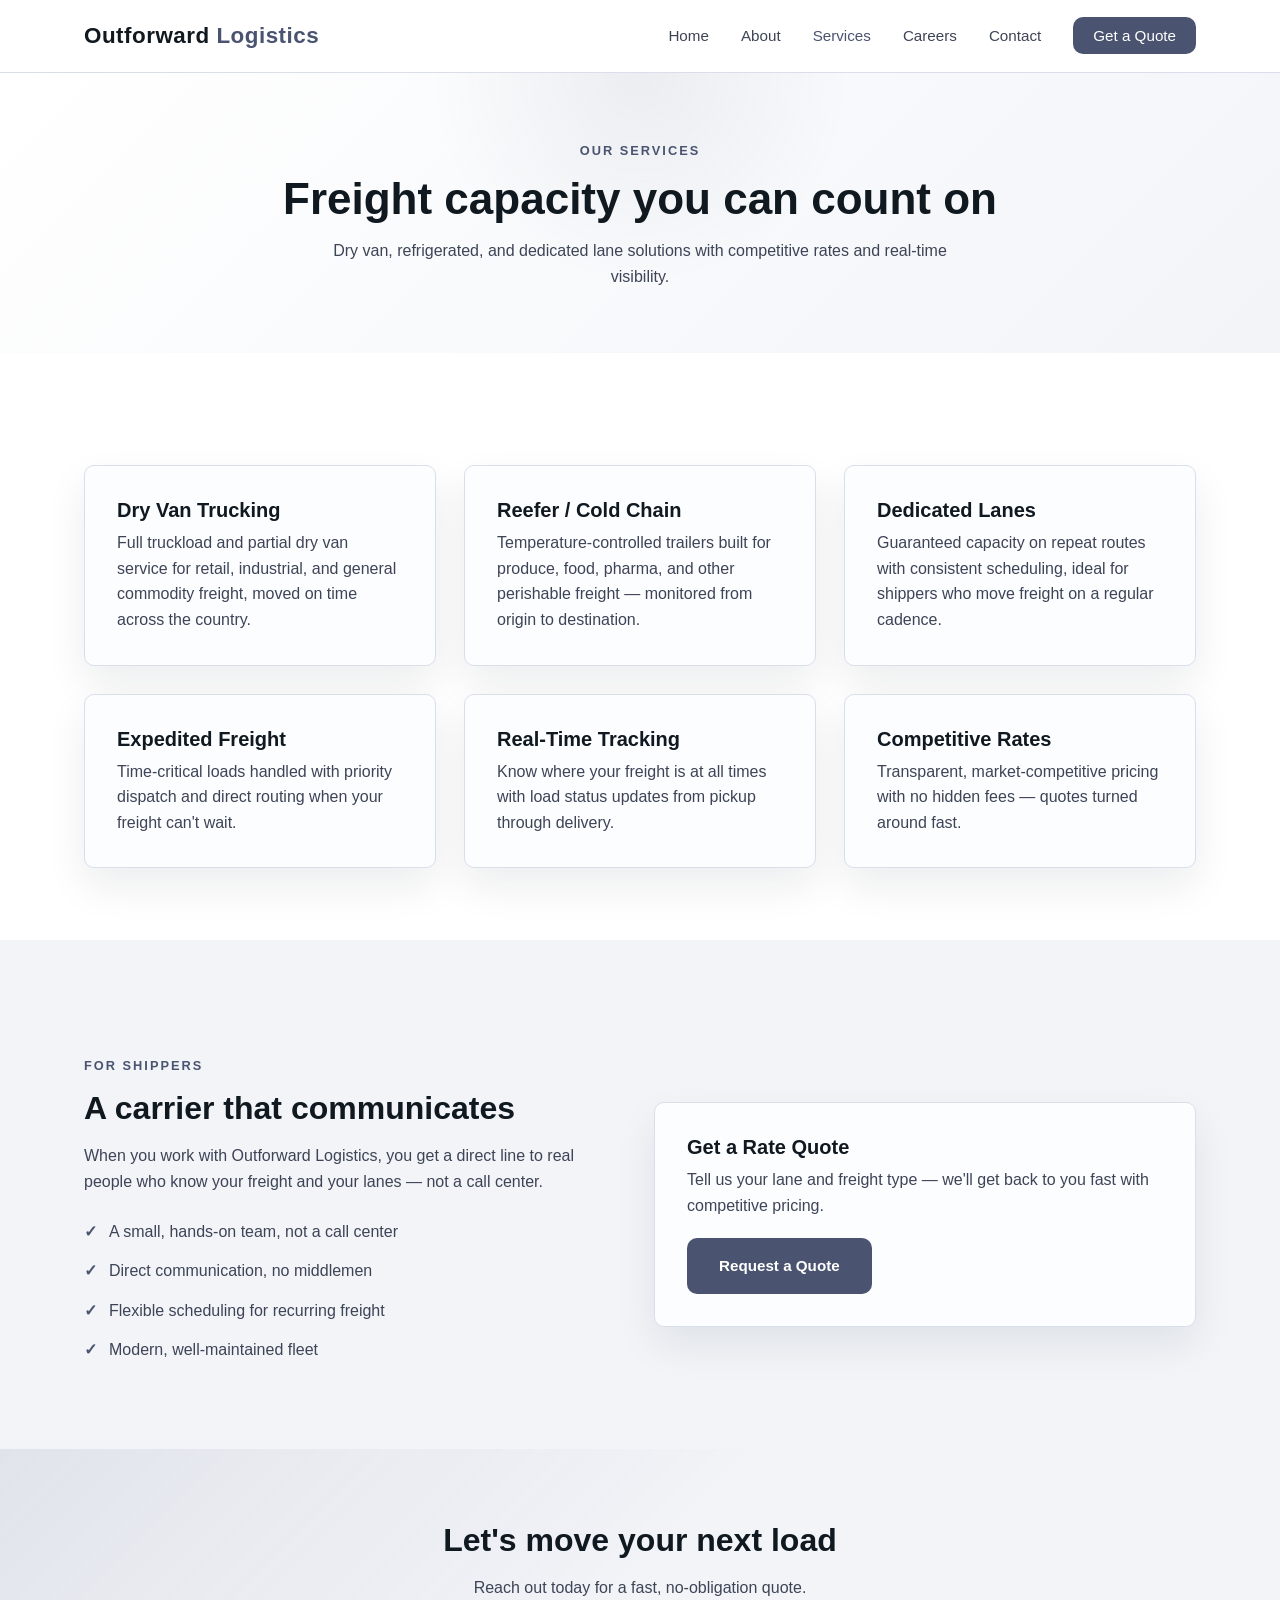
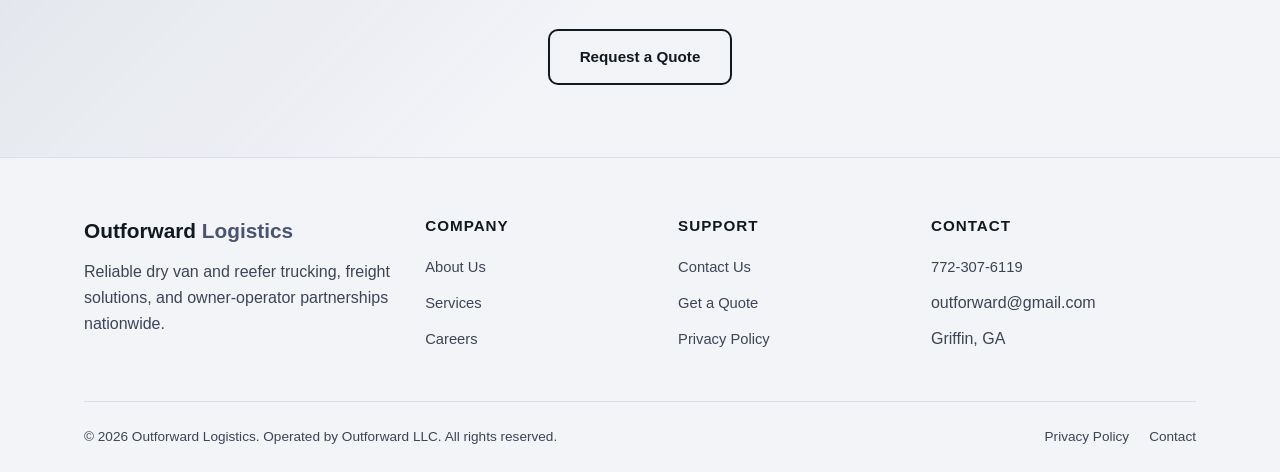
<file: services.html>
<!DOCTYPE html>
<html lang="en">
<head>
<meta charset="UTF-8" />
<meta name="viewport" content="width=device-width, initial-scale=1.0" />
<title>Services | Outforward Logistics</title>
<meta name="description" content="Dry van, refrigerated (reefer), and dedicated lane trucking services from Outforward Logistics. Competitive rates, nationwide coverage." />
<link rel="stylesheet" href="styles.css" />
<link rel="canonical" href="https://outfwd.com/services.html" />
</head>
<body>

<header class="site-header">
  <nav class="nav">
    <a href="index.html" class="nav-logo">Outforward <span>Logistics</span></a>
    <ul class="nav-links" id="site-nav">
      <li><a href="index.html">Home</a></li>
      <li><a href="about.html">About</a></li>
      <li><a href="services.html" class="active">Services</a></li>
      <li><a href="careers.html">Careers</a></li>
      <li><a href="contact.html">Contact</a></li>
      <li><a href="contact.html#quote" class="nav-cta">Get a Quote</a></li>
    </ul>
    <button class="nav-toggle" aria-label="Toggle menu" aria-expanded="false" aria-controls="site-nav">
      <span></span><span></span><span></span>
    </button>
  </nav>
</header>

<main>

  <section class="page-hero">
    <div class="container">
      <span class="eyebrow">Our Services</span>
      <h1>Freight capacity you can count on</h1>
      <p>Dry van, refrigerated, and dedicated lane solutions with competitive rates and real-time visibility.</p>
    </div>
  </section>

  <section class="section-alt">
    <div class="container">
      <div class="grid-3">
        <div class="card">
          <h3>Dry Van Trucking</h3>
          <p>Full truckload and partial dry van service for retail, industrial, and general commodity freight, moved on time across the country.</p>
        </div>
        <div class="card">
          <h3>Reefer / Cold Chain</h3>
          <p>Temperature-controlled trailers built for produce, food, pharma, and other perishable freight — monitored from origin to destination.</p>
        </div>
        <div class="card">
          <h3>Dedicated Lanes</h3>
          <p>Guaranteed capacity on repeat routes with consistent scheduling, ideal for shippers who move freight on a regular cadence.</p>
        </div>
        <div class="card">
          <h3>Expedited Freight</h3>
          <p>Time-critical loads handled with priority dispatch and direct routing when your freight can't wait.</p>
        </div>
        <div class="card">
          <h3>Real-Time Tracking</h3>
          <p>Know where your freight is at all times with load status updates from pickup through delivery.</p>
        </div>
        <div class="card">
          <h3>Competitive Rates</h3>
          <p>Transparent, market-competitive pricing with no hidden fees — quotes turned around fast.</p>
        </div>
      </div>
    </div>
  </section>

  <section class="section-dark">
    <div class="container">
      <div class="grid-2 align-center">
        <div>
          <span class="eyebrow">For Shippers</span>
          <h2>A carrier that communicates</h2>
          <p>When you work with Outforward Logistics, you get a direct line to real people who know your freight and your lanes — not a call center.</p>
          <ul class="check-list mt-24">
            <li>A small, hands-on team, not a call center</li>
            <li>Direct communication, no middlemen</li>
            <li>Flexible scheduling for recurring freight</li>
            <li>Modern, well-maintained fleet</li>
          </ul>
        </div>
        <div class="hero-panel">
          <h3>Get a Rate Quote</h3>
          <p>Tell us your lane and freight type — we'll get back to you fast with competitive pricing.</p>
          <div class="hero-actions mt-20">
            <a href="contact.html#quote" class="btn btn-primary">Request a Quote</a>
          </div>
        </div>
      </div>
    </div>
  </section>

  <section class="cta-band">
    <div class="container">
      <h2>Let's move your next load</h2>
      <p>Reach out today for a fast, no-obligation quote.</p>
      <a href="contact.html#quote" class="btn btn-outline">Request a Quote</a>
    </div>
  </section>

</main>

<footer class="site-footer">
  <div class="container">
    <div class="footer-grid">
      <div>
        <a href="index.html" class="footer-logo">Outforward <span>Logistics</span></a>
        <p>Reliable dry van and reefer trucking, freight solutions, and owner-operator partnerships nationwide.</p>
      </div>
      <div class="footer-col">
        <h4>Company</h4>
        <ul>
          <li><a href="about.html">About Us</a></li>
          <li><a href="services.html">Services</a></li>
          <li><a href="careers.html">Careers</a></li>
        </ul>
      </div>
      <div class="footer-col">
        <h4>Support</h4>
        <ul>
          <li><a href="contact.html">Contact Us</a></li>
          <li><a href="contact.html#quote">Get a Quote</a></li>
          <li><a href="privacy-policy.html">Privacy Policy</a></li>
        </ul>
      </div>
      <div class="footer-col">
        <h4>Contact</h4>
        <ul>
          <li><a href="tel:+17723076119">772-307-6119</a></li>
          <li>outforward@gmail.com</li>
          <li>Griffin, GA</li>
        </ul>
      </div>
    </div>
    <div class="footer-bottom">
      <p>&copy; <span id="year"></span> Outforward Logistics. Operated by Outforward LLC. All rights reserved.</p>
      <div class="footer-legal">
        <a href="privacy-policy.html">Privacy Policy</a>
        <a href="contact.html">Contact</a>
      </div>
    </div>
  </div>
</footer>

<script src="main.js"></script>
</body>
</html>
</file>
<file: styles.css>
/* ===== Variables ===== */
:root {
  --color-black: #101820;
  --color-dark: #151823;
  --color-surface: #1d2230;
  --color-accent: #4a5470;
  --color-accent-strong: #5d6888;
  --color-accent-soft: #4a5470;
  --color-white: #ffffff;
  --color-off-white: #f2f4f8;
  --color-paper: #fcfdff;
  --color-gray: #6b7488;
  --color-copy: #3d4456;
  --color-border: #d9deea;
  --color-border-soft: #d9deea;
  --shadow-soft: 0 18px 40px rgba(16, 24, 32, 0.08);
  --font-main: "Segoe UI", "Helvetica Neue", Arial, sans-serif;
  --font-display: "Segoe UI", "Helvetica Neue", Arial, sans-serif;
  --max-width: 1160px;
  --radius: 10px;
  --transition: 0.2s ease-in-out;
}

/* ===== Reset ===== */
* {
  box-sizing: border-box;
  margin: 0;
  padding: 0;
}

html {
  scroll-behavior: smooth;
}

body {
  font-family: var(--font-main);
  background: var(--color-off-white);
  color: var(--color-black);
  line-height: 1.6;
}

img {
  max-width: 100%;
  display: block;
}

a {
  color: inherit;
  text-decoration: none;
}

ul {
  list-style: none;
}

.container {
  max-width: var(--max-width);
  margin: 0 auto;
  padding: 0 24px;
}

section {
  padding: 72px 0;
}

h1, h2, h3 {
  font-family: var(--font-display);
  font-weight: 700;
  line-height: 1.2;
}

h1 { font-size: 2.75rem; }
h2 { font-size: 2rem; margin-bottom: 16px; }
h3 { font-size: 1.25rem; margin-bottom: 8px; }

p { color: var(--color-copy); }

.eyebrow {
  text-transform: uppercase;
  letter-spacing: 2px;
  font-size: 0.8rem;
  font-weight: 700;
  color: var(--color-accent);
  margin-bottom: 12px;
  display: inline-block;
}

.hero .eyebrow,
.page-hero .eyebrow,
.section-dark .eyebrow {
  color: var(--color-accent);
}

a:focus-visible,
button:focus-visible,
input:focus-visible,
select:focus-visible,
textarea:focus-visible {
  outline: 3px solid var(--color-accent);
  outline-offset: 3px;
}

/* ===== Buttons ===== */
.btn {
  display: inline-block;
  padding: 14px 30px;
  border-radius: var(--radius);
  font-weight: 600;
  font-size: 0.95rem;
  cursor: pointer;
  border: 2px solid transparent;
  transition: background var(--transition), color var(--transition), border-color var(--transition), transform var(--transition);
}

.btn-primary {
  background: var(--color-accent);
  color: var(--color-white);
}

.btn-primary:hover {
  background: var(--color-accent-strong);
  transform: translateY(-2px);
}

.btn-outline {
  background: transparent;
  color: var(--color-black);
  border-color: var(--color-black);
}

.btn-outline:hover {
  background: var(--color-black);
  color: var(--color-white);
}

.btn-outline-dark {
  background: transparent;
  color: var(--color-black);
  border-color: var(--color-black);
}

.btn-outline-dark:hover {
  background: var(--color-black);
  color: var(--color-white);
}

/* ===== Header / Nav ===== */
.site-header {
  background: var(--color-white);
  position: sticky;
  top: 0;
  z-index: 100;
  border-bottom: 1px solid var(--color-border);
}

.nav {
  display: flex;
  align-items: center;
  justify-content: space-between;
  padding: 18px 24px;
  max-width: var(--max-width);
  margin: 0 auto;
}

.nav-logo {
  font-size: 1.4rem;
  font-weight: 800;
  color: var(--color-black);
  letter-spacing: 0.5px;
}

.nav-logo span {
  color: var(--color-accent-soft);
}

.nav-links {
  display: flex;
  align-items: center;
  gap: 32px;
}

.nav-links a {
  color: var(--color-copy);
  font-weight: 500;
  font-size: 0.95rem;
  transition: color var(--transition);
  position: relative;
}

.nav-links a:hover,
.nav-links a.active {
  color: var(--color-accent-soft);
}

.nav-cta {
  background: var(--color-accent);
  color: var(--color-white) !important;
  padding: 10px 20px;
  border-radius: var(--radius);
}

.nav-cta:hover {
  background: var(--color-accent-strong);
}

.nav-toggle {
  display: none;
  flex-direction: column;
  gap: 5px;
  background: none;
  border: none;
  cursor: pointer;
  padding: 6px;
}

.nav-toggle span {
  width: 26px;
  height: 2px;
  background: var(--color-black);
}

/* ===== Hero ===== */
.hero {
  background:
    radial-gradient(circle at top right, rgba(74, 84, 112, 0.08), transparent 28%),
    linear-gradient(135deg, var(--color-white) 0%, var(--color-off-white) 58%, #eceff5 140%);
  color: var(--color-black);
  padding: 110px 0;
  overflow: hidden;
}

.hero .container {
  display: grid;
  grid-template-columns: 1.1fr 0.9fr;
  gap: 48px;
  align-items: center;
}

.hero h1 {
  color: var(--color-black);
  margin-bottom: 20px;
}

.hero p {
  color: var(--color-copy);
  font-size: 1.1rem;
  margin-bottom: 32px;
  max-width: 520px;
}

.hero-actions {
  display: flex;
  gap: 16px;
  flex-wrap: wrap;
}

.hero-panel {
  background: var(--color-paper);
  border: 1px solid var(--color-border-soft);
  border-radius: var(--radius);
  padding: 32px;
  box-shadow: var(--shadow-soft);
}

.hero-panel h3 {
  color: var(--color-black);
}

.hero-points {
  display: grid;
  gap: 16px;
  margin-top: 24px;
}

.hero-point {
  padding: 14px 16px;
  border-radius: calc(var(--radius) - 2px);
  background: var(--color-off-white);
  border: 1px solid var(--color-border-soft);
}

.hero-point strong {
  display: block;
  color: var(--color-black);
  margin-bottom: 4px;
}

.hero-point span {
  font-size: 0.92rem;
  color: var(--color-copy);
}

/* ===== Page hero (interior pages) ===== */
.page-hero {
  background:
    radial-gradient(circle at top center, rgba(74, 84, 112, 0.08), transparent 30%),
    linear-gradient(135deg, var(--color-white), var(--color-off-white));
  color: var(--color-black);
  padding: 64px 0;
  text-align: center;
}

.page-hero h1 {
  color: var(--color-black);
  margin-bottom: 12px;
}

.page-hero p {
  color: var(--color-copy);
  max-width: 620px;
  margin: 0 auto;
}

/* ===== Cards / Grids ===== */
.grid-3 {
  display: grid;
  grid-template-columns: repeat(3, 1fr);
  gap: 28px;
  margin-top: 40px;
}

.grid-2 {
  display: grid;
  grid-template-columns: 1fr 1fr;
  gap: 28px;
  margin-top: 40px;
}

.card {
  background: var(--color-paper);
  border: 1px solid var(--color-border-soft);
  border-radius: var(--radius);
  padding: 32px;
  transition: transform var(--transition), box-shadow var(--transition);
  box-shadow: var(--shadow-soft);
}

.card:hover {
  transform: translateY(-4px);
  box-shadow: 0 22px 42px rgba(16, 24, 32, 0.12);
}

.card-icon {
  width: 52px;
  height: 52px;
  border-radius: 50%;
  background: var(--color-accent);
  color: var(--color-white);
  display: flex;
  align-items: center;
  justify-content: center;
  font-size: 1.4rem;
  margin-bottom: 18px;
}

/* ===== Section variants ===== */
.section-dark {
  background: var(--color-off-white);
  color: var(--color-black);
}

.section-dark h2,
.section-dark h3 {
  color: var(--color-black);
}

.section-dark p {
  color: var(--color-copy);
}

.section-alt {
  background: var(--color-white);
}

.text-center {
  text-align: center;
}

.section-head {
  max-width: 640px;
  margin: 0 auto 8px;
  text-align: center;
}

/* ===== Lists with check icons ===== */
.check-list li {
  display: flex;
  gap: 12px;
  align-items: flex-start;
  margin-bottom: 14px;
  color: #3a3542;
}

.check-list li::before {
  content: "\2713";
  color: var(--color-accent);
  font-weight: 800;
  flex-shrink: 0;
}

.section-dark .check-list li {
  color: var(--color-copy);
}

/* ===== CTA band ===== */
.cta-band {
  background:
    linear-gradient(135deg, rgba(74, 84, 112, 0.1), transparent 50%),
    var(--color-off-white);
  color: var(--color-black);
  text-align: center;
}

.cta-band h2 {
  color: var(--color-black);
}

.cta-band p {
  color: var(--color-copy);
  max-width: 560px;
  margin: 0 auto 28px;
}

/* ===== Forms ===== */
.form-wrap {
  background: var(--color-paper);
  border: 1px solid var(--color-border-soft);
  border-radius: var(--radius);
  padding: 40px;
  max-width: 720px;
  margin: 0 auto;
  box-shadow: var(--shadow-soft);
}

.form-row {
  display: grid;
  grid-template-columns: 1fr 1fr;
  gap: 20px;
}

.form-group {
  margin-bottom: 20px;
}

label {
  display: block;
  font-weight: 600;
  font-size: 0.9rem;
  margin-bottom: 6px;
}

input,
select,
textarea {
  width: 100%;
  padding: 12px 14px;
  border: 1px solid #cbbdac;
  border-radius: var(--radius);
  font-family: inherit;
  font-size: 0.95rem;
  background: #f4f6fb;
}

input:focus,
select:focus,
textarea:focus {
  outline: none;
  border-color: var(--color-accent);
  background: var(--color-white);
  box-shadow: 0 0 0 4px rgba(74, 84, 112, 0.12);
}

textarea {
  resize: vertical;
  min-height: 120px;
}

.form-note {
  font-size: 0.8rem;
  color: var(--color-gray);
  margin-top: 12px;
}

.form-status {
  margin-top: 16px;
  font-weight: 600;
  display: none;
}

.form-status.show {
  display: block;
}

/* ===== Contact info blocks ===== */
.contact-info {
  display: grid;
  gap: 24px;
}

.contact-item {
  display: flex;
  gap: 16px;
  align-items: flex-start;
}

.contact-item .icon {
  width: 44px;
  height: 44px;
  border-radius: 50%;
  background: var(--color-accent);
  color: var(--color-white);
  display: flex;
  align-items: center;
  justify-content: center;
  flex-shrink: 0;
}

/* ===== Footer ===== */
.site-footer {
  background: var(--color-off-white);
  color: var(--color-copy);
  padding: 56px 0 24px;
  border-top: 1px solid var(--color-border);
}

.footer-grid {
  display: grid;
  grid-template-columns: 1.4fr 1fr 1fr 1.2fr;
  gap: 32px;
  margin-bottom: 40px;
}

.footer-logo {
  color: var(--color-black);
  font-size: 1.3rem;
  font-weight: 800;
  margin-bottom: 12px;
  display: inline-block;
}

.footer-logo span {
  color: var(--color-accent-soft);
}

.footer-col h4 {
  color: var(--color-black);
  font-size: 0.95rem;
  margin-bottom: 16px;
  text-transform: uppercase;
  letter-spacing: 1px;
}

.footer-col li {
  margin-bottom: 10px;
}

.footer-col a {
  color: var(--color-copy);
  font-size: 0.92rem;
  transition: color var(--transition);
}

.footer-col a:hover {
  color: var(--color-accent-soft);
}

.footer-bottom {
  border-top: 1px solid var(--color-border);
  padding-top: 24px;
  display: flex;
  justify-content: space-between;
  align-items: center;
  flex-wrap: wrap;
  gap: 12px;
  font-size: 0.85rem;
}

.footer-bottom a {
  color: var(--color-copy);
}

.footer-bottom a:hover {
  color: var(--color-accent-soft);
}

.footer-legal {
  display: flex;
  gap: 20px;
}

/* ===== Utility ===== */
.surface-panel {
  background: var(--color-paper);
  border-color: var(--color-border-soft);
}

.surface-panel h3 {
  color: var(--color-black);
}

.surface-card {
  background: var(--color-off-white);
  border-color: var(--color-border);
}

.surface-card p,
.surface-card .check-list li {
  color: var(--color-copy);
}

.no-top-margin {
  margin-top: 0;
}

.align-center {
  align-items: center;
}

.mt-16 {
  margin-top: 16px;
}

.mt-20 {
  margin-top: 20px;
}

.mt-24 {
  margin-top: 24px;
}

.mt-28 {
  margin-top: 28px;
}

.mb-24 {
  margin-bottom: 24px;
}

.content-narrow {
  max-width: 820px;
}

.policy-link {
  color: var(--color-accent);
  font-weight: 600;
}

.badge {
  display: inline-block;
  background: rgba(74, 84, 112, 0.12);
  color: var(--color-accent);
  padding: 6px 14px;
  border-radius: 999px;
  font-size: 0.8rem;
  font-weight: 700;
  margin-bottom: 8px;
}

.divider {
  height: 1px;
  background: var(--color-border);
  margin: 48px 0;
}

/* ===== Responsive ===== */
@media (max-width: 900px) {
  .hero .container,
  .grid-3,
  .grid-2,
  .footer-grid,
  .form-row {
    grid-template-columns: 1fr;
  }

  .nav-links {
    position: fixed;
    top: 73px;
    left: 0;
    right: 0;
    background: var(--color-white);
    flex-direction: column;
    align-items: flex-start;
    padding: 20px 24px;
    gap: 18px;
    border-bottom: 1px solid var(--color-border);
    transform: translateY(-150%);
    transition: transform var(--transition);
    max-height: calc(100vh - 73px);
    overflow-y: auto;
  }

  .nav-links.open {
    transform: translateY(0);
  }

  .nav-toggle {
    display: flex;
  }

  h1 { font-size: 2.1rem; }

  section { padding: 56px 0; }

  .form-wrap {
    padding: 28px 20px;
  }
}

@media (max-width: 640px) {
  .container,
  .nav {
    padding-left: 18px;
    padding-right: 18px;
  }

  .hero {
    padding: 80px 0;
  }

  .hero-panel,
  .card {
    padding: 24px;
  }

  .hero-actions .btn,
  .cta-band .btn,
  .form-wrap .btn {
    width: 100%;
    text-align: center;
  }
}
</file>
